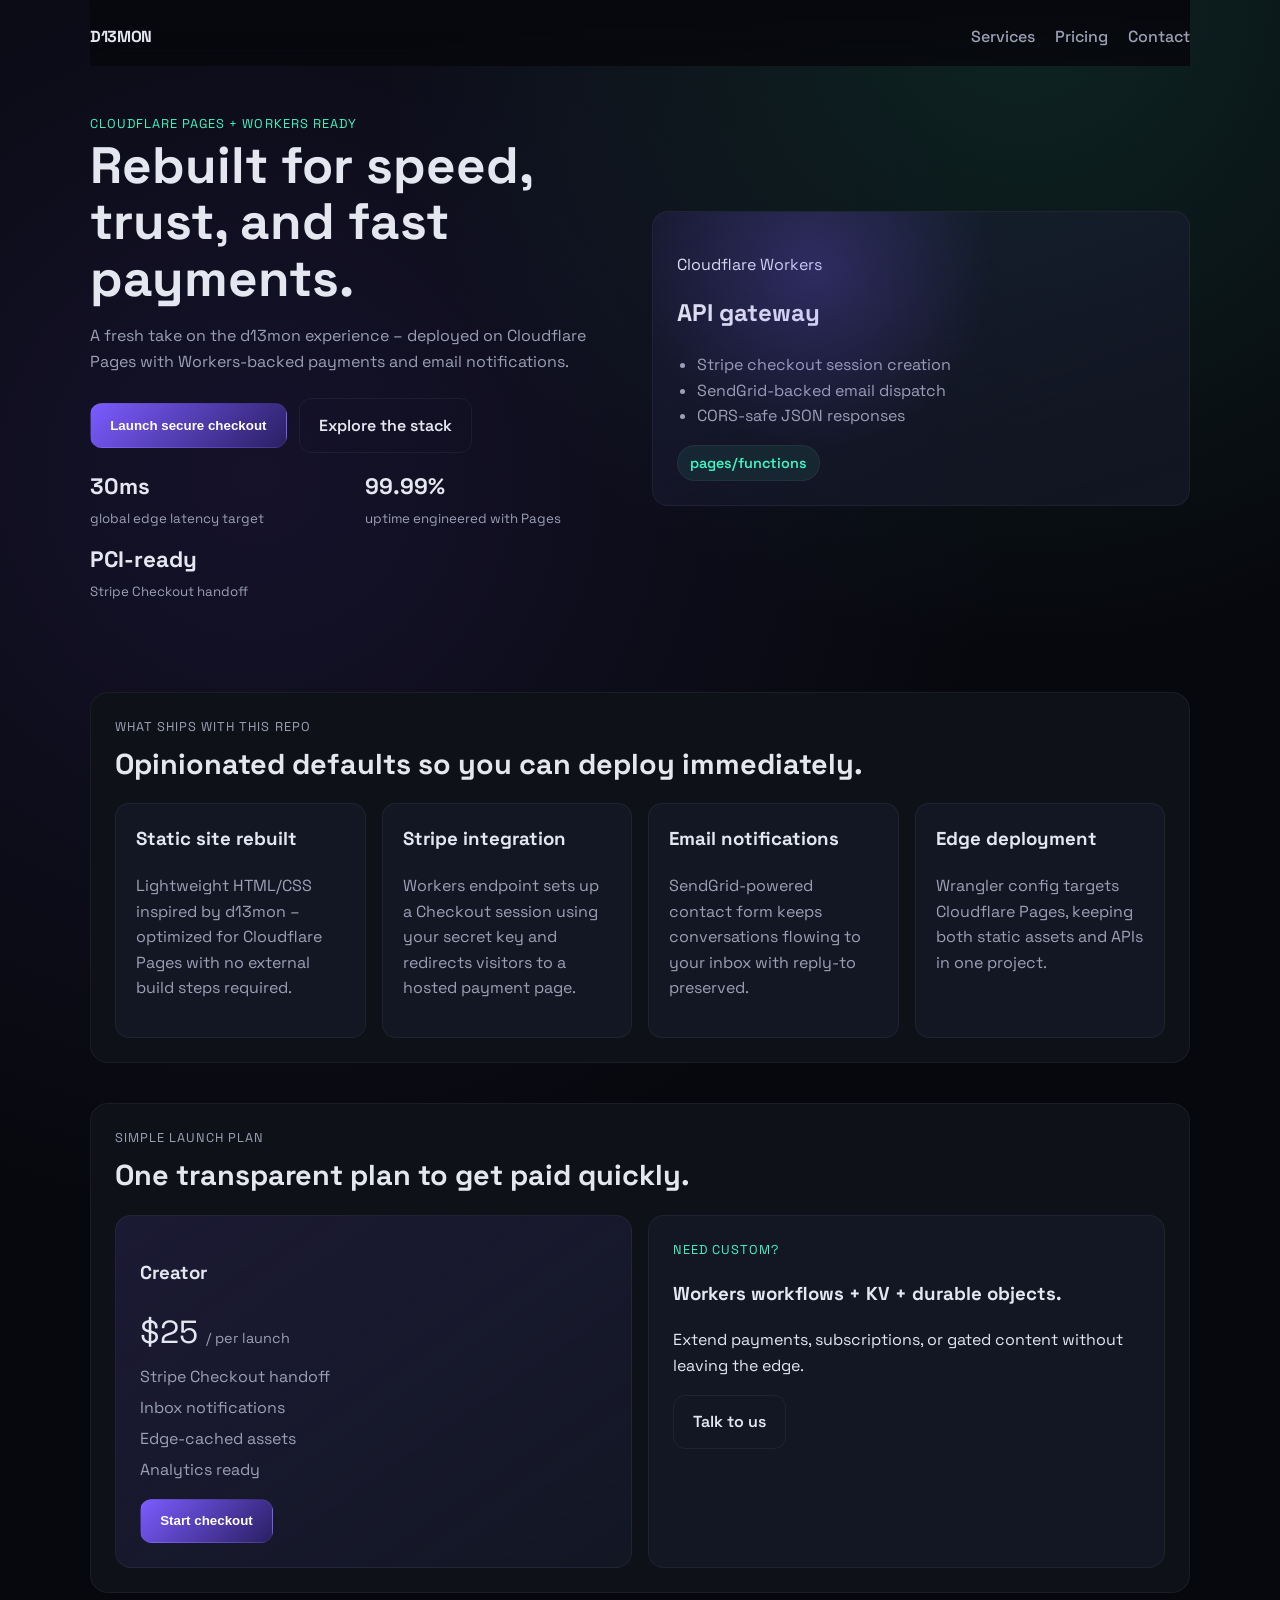
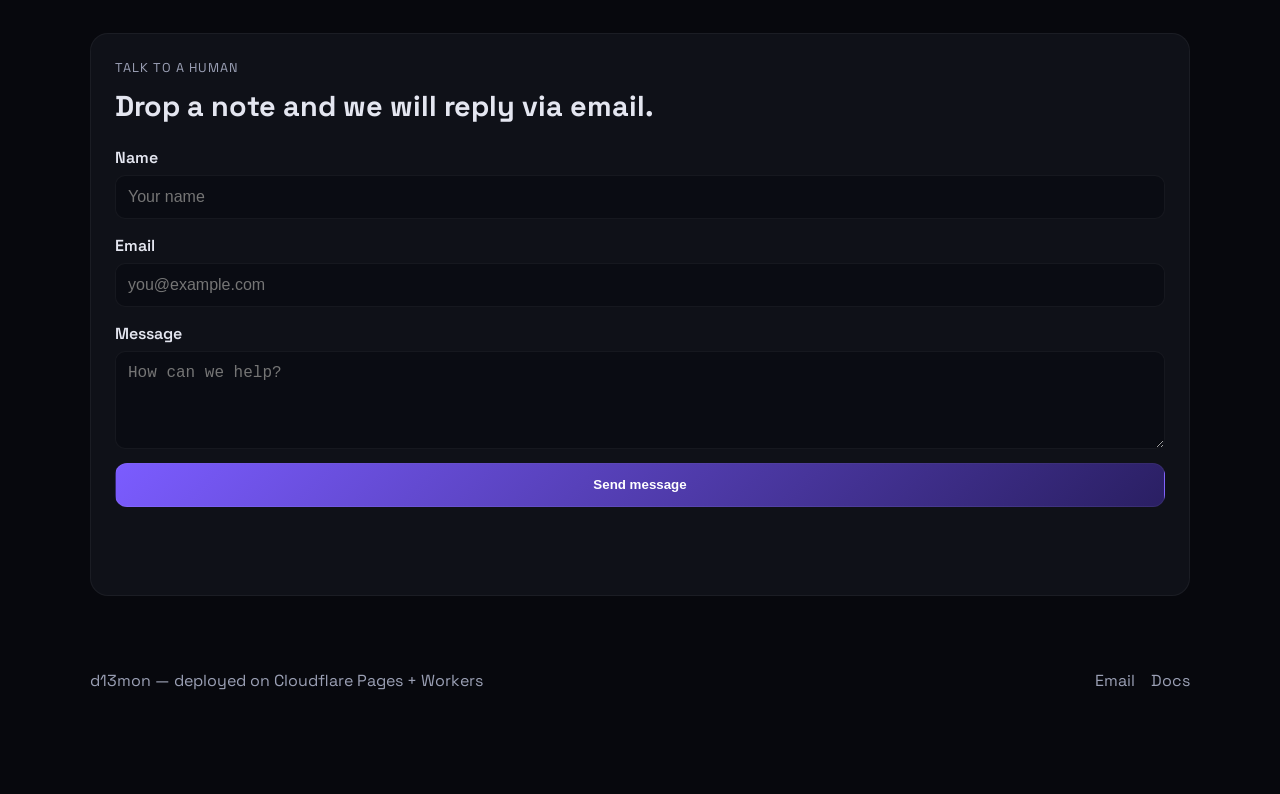
<file: index.html>
<!DOCTYPE html>
<html lang="en">
<head>
  <meta charset="UTF-8" />
  <meta name="viewport" content="width=device-width, initial-scale=1.0" />
  <title>d13mon // Digital guardians for your next launch</title>
  <link rel="preconnect" href="https://fonts.googleapis.com">
  <link rel="preconnect" href="https://fonts.gstatic.com" crossorigin>
  <link href="https://fonts.googleapis.com/css2?family=Space+Grotesk:wght@400;500;600;700&display=swap" rel="stylesheet">
  <link rel="stylesheet" href="styles.css" />
</head>
<body>
  <header class="nav">
    <div class="logo">d13mon</div>
    <nav>
      <a href="#services">Services</a>
      <a href="#pricing">Pricing</a>
      <a href="#contact">Contact</a>
    </nav>
  </header>

  <main>
    <section class="hero">
      <div class="hero-text">
        <p class="eyebrow">Cloudflare Pages + Workers ready</p>
        <h1>Rebuilt for speed, trust, and fast payments.</h1>
        <p class="lede">A fresh take on the d13mon experience – deployed on Cloudflare Pages with Workers-backed payments and email notifications.</p>
        <div class="hero-actions">
          <button id="paymentButton" data-price="price_SAMPLE">Launch secure checkout</button>
          <a class="ghost" href="#services">Explore the stack</a>
        </div>
        <div class="metrics">
          <div><span>30ms</span><small>global edge latency target</small></div>
          <div><span>99.99%</span><small>uptime engineered with Pages</small></div>
          <div><span>PCI-ready</span><small>Stripe Checkout handoff</small></div>
        </div>
      </div>
      <div class="hero-card">
        <div class="glow"></div>
        <p class="mono">Cloudflare Workers</p>
        <h2>API gateway</h2>
        <ul>
          <li>Stripe checkout session creation</li>
          <li>SendGrid-backed email dispatch</li>
          <li>CORS-safe JSON responses</li>
        </ul>
        <div class="badge">pages/functions</div>
      </div>
    </section>

    <section class="panel" id="services">
      <div class="panel-header">
        <p class="eyebrow">What ships with this repo</p>
        <h2>Opinionated defaults so you can deploy immediately.</h2>
      </div>
      <div class="grid">
        <article class="card">
          <h3>Static site rebuilt</h3>
          <p>Lightweight HTML/CSS inspired by d13mon – optimized for Cloudflare Pages with no external build steps required.</p>
        </article>
        <article class="card">
          <h3>Stripe integration</h3>
          <p>Workers endpoint sets up a Checkout session using your secret key and redirects visitors to a hosted payment page.</p>
        </article>
        <article class="card">
          <h3>Email notifications</h3>
          <p>SendGrid-powered contact form keeps conversations flowing to your inbox with reply-to preserved.</p>
        </article>
        <article class="card">
          <h3>Edge deployment</h3>
          <p>Wrangler config targets Cloudflare Pages, keeping both static assets and APIs in one project.</p>
        </article>
      </div>
    </section>

    <section class="panel" id="pricing">
      <div class="panel-header">
        <p class="eyebrow">Simple launch plan</p>
        <h2>One transparent plan to get paid quickly.</h2>
      </div>
      <div class="pricing">
        <div class="price-card">
          <h3>Creator</h3>
          <p class="price">$25 <span>/ per launch</span></p>
          <ul>
            <li>Stripe Checkout handoff</li>
            <li>Inbox notifications</li>
            <li>Edge-cached assets</li>
            <li>Analytics ready</li>
          </ul>
          <button id="pricingPayment" data-price="price_SAMPLE">Start checkout</button>
        </div>
        <div class="cta-card">
          <p class="eyebrow">Need custom?</p>
          <h3>Workers workflows + KV + durable objects.</h3>
          <p>Extend payments, subscriptions, or gated content without leaving the edge.</p>
          <a class="ghost" href="#contact">Talk to us</a>
        </div>
      </div>
    </section>

    <section class="panel" id="contact">
      <div class="panel-header">
        <p class="eyebrow">Talk to a human</p>
        <h2>Drop a note and we will reply via email.</h2>
      </div>
      <form id="contactForm" class="form">
        <div class="form-row">
          <label for="name">Name</label>
          <input id="name" name="name" type="text" placeholder="Your name" />
        </div>
        <div class="form-row">
          <label for="email">Email</label>
          <input id="email" name="email" type="email" placeholder="you@example.com" required />
        </div>
        <div class="form-row">
          <label for="message">Message</label>
          <textarea id="message" name="message" rows="4" placeholder="How can we help?" required></textarea>
        </div>
        <button type="submit">Send message</button>
        <p id="contactStatus" class="status" role="status"></p>
      </form>
    </section>
  </main>

  <footer class="footer">
    <p>d13mon — deployed on Cloudflare Pages + Workers</p>
    <div class="footer-links">
      <a href="mailto:hello@d13mon.com">Email</a>
      <a href="https://developers.cloudflare.com/pages/" target="_blank" rel="noreferrer">Docs</a>
    </div>
  </footer>

  <script src="app.js" defer></script>
</body>
</html>
</file>
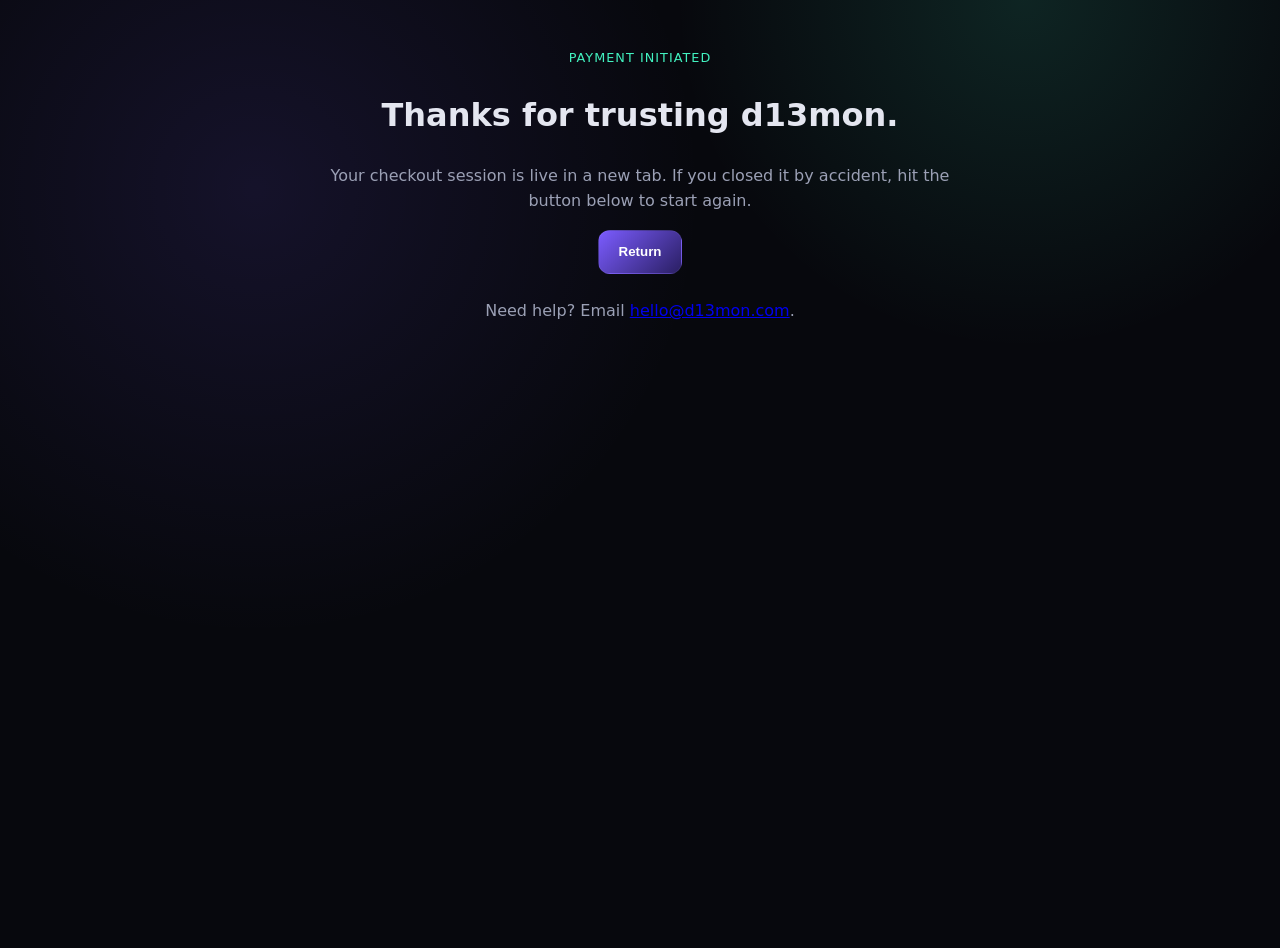
<file: thank-you.html>
<!DOCTYPE html>
<html lang="en">
<head>
  <meta charset="UTF-8" />
  <meta name="viewport" content="width=device-width, initial-scale=1.0" />
  <title>Thanks | d13mon</title>
  <link rel="stylesheet" href="styles.css" />
</head>
<body>
  <main style="max-width: 640px; margin: 3rem auto; text-align: center;">
    <p class="eyebrow">Payment initiated</p>
    <h1>Thanks for trusting d13mon.</h1>
    <p class="lede">Your checkout session is live in a new tab. If you closed it by accident, hit the button below to start again.</p>
    <button onclick="window.history.back()">Return</button>
    <p style="color: var(--muted); margin-top: 1.5rem;">Need help? Email <a href="mailto:hello@d13mon.com">hello@d13mon.com</a>.</p>
  </main>
</body>
</html>
</file>
<file: styles.css>
:root {
  --bg: #07080d;
  --panel: #0f1118;
  --card: #131724;
  --text: #e4e6f0;
  --muted: #9ba0b5;
  --accent: #7b5cff;
  --accent-2: #42f2c0;
  --border: rgba(255, 255, 255, 0.05);
}

* {
  box-sizing: border-box;
}

body {
  margin: 0;
  font-family: 'Space Grotesk', 'Inter', system-ui, -apple-system, sans-serif;
  background: radial-gradient(circle at 20% 20%, rgba(123, 92, 255, 0.12), transparent 35%),
    radial-gradient(circle at 80% 0%, rgba(66, 242, 192, 0.12), transparent 25%),
    var(--bg);
  color: var(--text);
  min-height: 100vh;
  line-height: 1.6;
  padding: 0 1.5rem 4rem;
}

main {
  max-width: 1100px;
  margin: 0 auto;
}

.nav {
  max-width: 1100px;
  margin: 0 auto;
  padding: 1.5rem 0 1rem;
  display: flex;
  align-items: center;
  justify-content: space-between;
  position: sticky;
  top: 0;
  background: linear-gradient(var(--bg), rgba(7, 8, 13, 0.9));
  backdrop-filter: blur(12px);
  z-index: 10;
}

.logo {
  font-weight: 700;
  letter-spacing: -0.02em;
  text-transform: uppercase;
}

nav a {
  color: var(--muted);
  text-decoration: none;
  margin-left: 1rem;
  font-weight: 500;
}

nav a:hover {
  color: var(--text);
}

.hero {
  display: grid;
  grid-template-columns: repeat(auto-fit, minmax(320px, 1fr));
  gap: 1.5rem;
  padding: 3rem 0;
  align-items: center;
}

.hero-text h1 {
  font-size: clamp(2rem, 5vw, 3.2rem);
  line-height: 1.1;
  margin: 0.25rem 0 0.75rem;
}

.lede {
  max-width: 640px;
  color: var(--muted);
}

.eyebrow {
  color: var(--accent-2);
  letter-spacing: 0.08em;
  text-transform: uppercase;
  font-size: 0.8rem;
  margin: 0;
}

.hero-actions {
  display: flex;
  gap: 0.75rem;
  align-items: center;
  margin: 1.5rem 0 1rem;
}

button,
.ghost {
  border: 1px solid var(--border);
  background: linear-gradient(135deg, var(--accent), #2a1f63);
  color: white;
  padding: 0.85rem 1.2rem;
  border-radius: 12px;
  font-weight: 600;
  cursor: pointer;
  transition: transform 120ms ease, box-shadow 120ms ease;
  text-decoration: none;
  display: inline-block;
}

button:hover,
.ghost:hover {
  transform: translateY(-1px);
  box-shadow: 0 15px 35px rgba(0, 0, 0, 0.25);
}

.ghost {
  background: transparent;
  color: var(--text);
}

.metrics {
  display: grid;
  grid-template-columns: repeat(auto-fit, minmax(180px, 1fr));
  gap: 0.75rem;
  margin-top: 1rem;
}

.metrics span {
  display: block;
  font-size: 1.4rem;
  font-weight: 700;
}

.metrics small {
  color: var(--muted);
}

.hero-card {
  position: relative;
  padding: 1.5rem;
  border-radius: 16px;
  background: linear-gradient(160deg, rgba(123, 92, 255, 0.08), rgba(19, 23, 36, 0.9));
  border: 1px solid var(--border);
  overflow: hidden;
}

.hero-card .glow {
  position: absolute;
  inset: 0;
  background: radial-gradient(circle at 30% 20%, rgba(123, 92, 255, 0.25), transparent 40%);
  pointer-events: none;
}

.hero-card h2 {
  margin-top: 0.25rem;
}

.hero-card ul {
  padding-left: 1.25rem;
  color: var(--muted);
}

.badge {
  display: inline-flex;
  align-items: center;
  gap: 0.4rem;
  padding: 0.35rem 0.75rem;
  border-radius: 999px;
  border: 1px solid var(--border);
  background: rgba(66, 242, 192, 0.08);
  color: var(--accent-2);
  font-size: 0.9rem;
  font-weight: 600;
}

.panel {
  margin: 2.5rem 0;
  padding: 1.5rem;
  border-radius: 18px;
  background: var(--panel);
  border: 1px solid var(--border);
}

.panel-header h2 {
  margin: 0.25rem 0 0.5rem;
  font-size: 1.8rem;
}

.panel-header p {
  color: var(--muted);
}

.grid {
  display: grid;
  grid-template-columns: repeat(auto-fit, minmax(240px, 1fr));
  gap: 1rem;
  margin-top: 1rem;
}

.card {
  background: var(--card);
  border-radius: 14px;
  padding: 1.25rem;
  border: 1px solid var(--border);
  min-height: 180px;
}

.card h3 {
  margin-top: 0;
}

.card p {
  color: var(--muted);
}

.pricing {
  display: grid;
  grid-template-columns: repeat(auto-fit, minmax(280px, 1fr));
  gap: 1rem;
  align-items: stretch;
  margin-top: 1rem;
}

.price-card {
  background: linear-gradient(145deg, rgba(123, 92, 255, 0.12), var(--card));
  border-radius: 16px;
  padding: 1.5rem;
  border: 1px solid var(--border);
}

.price {
  font-size: 2rem;
  margin: 0.2rem 0;
}

.price span {
  color: var(--muted);
  font-size: 0.9rem;
}

.price-card ul {
  list-style: none;
  padding: 0;
  margin: 0 0 1rem;
  color: var(--muted);
}

.price-card li {
  margin: 0.35rem 0;
}

.cta-card {
  background: var(--card);
  border-radius: 16px;
  padding: 1.5rem;
  border: 1px solid var(--border);
}

.form {
  display: grid;
  gap: 0.85rem;
  margin-top: 1rem;
}

.form-row {
  display: grid;
  gap: 0.3rem;
}

label {
  font-weight: 600;
}

input,
textarea {
  background: #0a0c13;
  border: 1px solid var(--border);
  border-radius: 10px;
  padding: 0.75rem;
  color: var(--text);
  font-size: 1rem;
}

input:focus,
textarea:focus {
  outline: 1px solid var(--accent);
  border-color: var(--accent);
}

.status {
  min-height: 1.2rem;
  color: var(--muted);
}

.footer {
  max-width: 1100px;
  margin: 2rem auto 0;
  padding: 1rem 0;
  display: flex;
  align-items: center;
  justify-content: space-between;
  color: var(--muted);
}

.footer a {
  color: var(--muted);
  text-decoration: none;
}

.footer a:hover {
  color: var(--text);
}

.footer-links {
  display: flex;
  gap: 1rem;
}

@media (max-width: 600px) {
  .nav {
    flex-direction: column;
    align-items: flex-start;
    gap: 0.5rem;
  }

  nav a {
    margin-left: 0;
    margin-right: 0.75rem;
  }

  body {
    padding: 0 1rem 3rem;
  }
}
</file>
